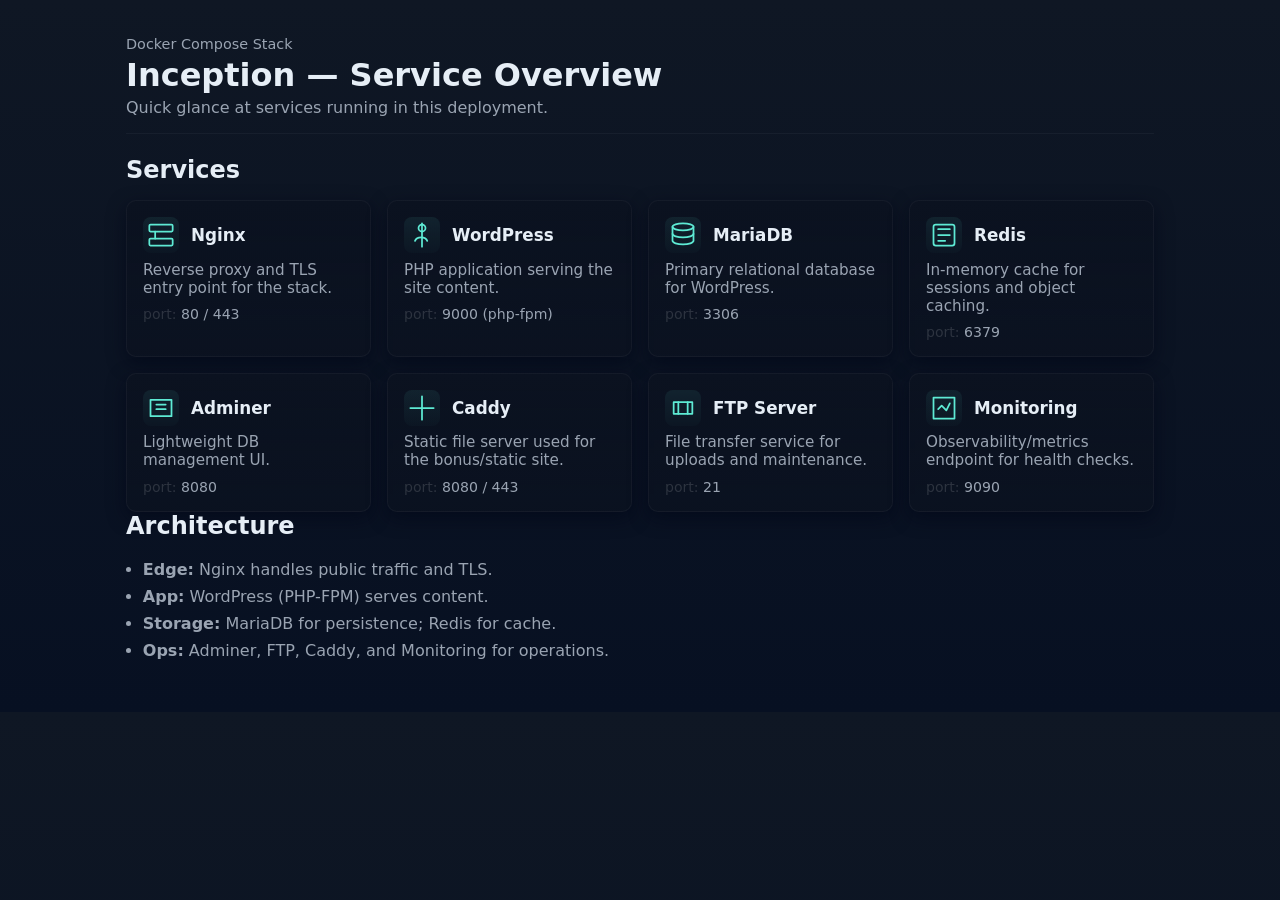
<file: srcs/requirements/bonus/static/tools/index.html>
<!DOCTYPE html>
<html lang="en">
<head>
    <meta charset="UTF-8">
    <meta name="viewport" content="width=device-width, initial-scale=1.0">
    <title>Inception Stack Overview</title>
    <link rel="stylesheet" href="style.css">
</head>
<body>
    <header>
        <p class="eyebrow">Docker Compose Stack</p>
        <h1>Inception — Service Overview</h1>
        <p class="subtitle">Quick glance at services running in this deployment.</p>
    </header>

    <main>
        <section aria-labelledby="summary-title">
            <h2 id="summary-title">Services</h2>
            <div class="services">
                <article class="service" data-service="nginx">
                    <div class="service-head">
                        <div class="icon" aria-hidden>
                            <!-- simple server / proxy icon -->
                            <svg width="28" height="28" viewBox="0 0 24 24" fill="none" stroke="currentColor" stroke-width="1.5" stroke-linecap="round" stroke-linejoin="round"><rect x="2" y="3" width="20" height="6" rx="1"/><rect x="2" y="15" width="20" height="6" rx="1"/><path d="M7 9v6"/></svg>
                        </div>
                        <h3>Nginx</h3>
                    </div>
                    <p class="desc">Reverse proxy and TLS entry point for the stack.</p>
                    <div class="meta">port: <span class="meta-val">80 / 443</span></div>
                </article>

                <article class="service" data-service="wordpress">
                    <div class="service-head">
                        <div class="icon" aria-hidden>
                            <svg width="28" height="28" viewBox="0 0 24 24" fill="none" stroke="currentColor" stroke-width="1.5" stroke-linecap="round" stroke-linejoin="round"><path d="M12 2v20"/><circle cx="12" cy="6" r="3"/><path d="M6 17c1.5-4 9-4 10.5 0"/></svg>
                        </div>
                        <h3>WordPress</h3>
                    </div>
                    <p class="desc">PHP application serving the site content.</p>
                    <div class="meta">port: <span class="meta-val">9000 (php-fpm)</span></div>
                </article>

                <article class="service" data-service="mariadb">
                    <div class="service-head">
                        <div class="icon" aria-hidden>
                            <svg width="28" height="28" viewBox="0 0 24 24" fill="none" stroke="currentColor" stroke-width="1.5" stroke-linecap="round" stroke-linejoin="round"><ellipse cx="12" cy="5" rx="9" ry="3"/><path d="M3 5v6c0 1.657 4.03 3 9 3s9-1.343 9-3V5"/><path d="M3 11v6c0 1.657 4.03 3 9 3s9-1.343 9-3v-6"/></svg>
                        </div>
                        <h3>MariaDB</h3>
                    </div>
                    <p class="desc">Primary relational database for WordPress.</p>
                    <div class="meta">port: <span class="meta-val">3306</span></div>
                </article>

                <article class="service" data-service="redis">
                    <div class="service-head">
                        <div class="icon" aria-hidden>
                            <svg width="28" height="28" viewBox="0 0 24 24" fill="none" stroke="currentColor" stroke-width="1.5" stroke-linecap="round" stroke-linejoin="round"><rect x="3" y="3" width="18" height="18" rx="2"/><path d="M7 7h10M7 12h10M7 17h6"/></svg>
                        </div>
                        <h3>Redis</h3>
                    </div>
                    <p class="desc">In-memory cache for sessions and object caching.</p>
                    <div class="meta">port: <span class="meta-val">6379</span></div>
                </article>

                <article class="service" data-service="adminer">
                    <div class="service-head">
                        <div class="icon" aria-hidden>
                            <svg width="28" height="28" viewBox="0 0 24 24" fill="none" stroke="currentColor" stroke-width="1.5" stroke-linecap="round" stroke-linejoin="round"><path d="M3 5h18v14H3z"/><path d="M8 9h8M8 13h8"/></svg>
                        </div>
                        <h3>Adminer</h3>
                    </div>
                    <p class="desc">Lightweight DB management UI.</p>
                    <div class="meta">port: <span class="meta-val">8080</span></div>
                </article>

                <article class="service" data-service="caddy">
                    <div class="service-head">
                        <div class="icon" aria-hidden>
                            <svg width="28" height="28" viewBox="0 0 24 24" fill="none" stroke="currentColor" stroke-width="1.5" stroke-linecap="round" stroke-linejoin="round"><path d="M12 2v20M2 12h20"/></svg>
                        </div>
                        <h3>Caddy</h3>
                    </div>
                    <p class="desc">Static file server used for the bonus/static site.</p>
                    <div class="meta">port: <span class="meta-val">8080 / 443</span></div>
                </article>

                <article class="service" data-service="ftp">
                    <div class="service-head">
                        <div class="icon" aria-hidden>
                            <svg width="28" height="28" viewBox="0 0 24 24" fill="none" stroke="currentColor" stroke-width="1.5" stroke-linecap="round" stroke-linejoin="round"><path d="M4 7h16v10H4z"/><path d="M8 7v10M16 7v10"/></svg>
                        </div>
                        <h3>FTP Server</h3>
                    </div>
                    <p class="desc">File transfer service for uploads and maintenance.</p>
                    <div class="meta">port: <span class="meta-val">21</span></div>
                </article>

                <article class="service" data-service="monitoring">
                    <div class="service-head">
                        <div class="icon" aria-hidden>
                            <svg width="28" height="28" viewBox="0 0 24 24" fill="none" stroke="currentColor" stroke-width="1.5" stroke-linecap="round" stroke-linejoin="round"><path d="M3 3h18v18H3z"/><path d="M7 13l3-3 4 4 3-6"/></svg>
                        </div>
                        <h3>Monitoring</h3>
                    </div>
                    <p class="desc">Observability/metrics endpoint for health checks.</p>
                    <div class="meta">port: <span class="meta-val">9090</span></div>
                </article>
            </div>
        </section>

        <section aria-labelledby="layout-title">
            <h2 id="layout-title">Architecture</h2>
            <ul class="flow">
                <li><strong>Edge:</strong> Nginx handles public traffic and TLS.</li>
                <li><strong>App:</strong> WordPress (PHP-FPM) serves content.</li>
                <li><strong>Storage:</strong> MariaDB for persistence; Redis for cache.</li>
                <li><strong>Ops:</strong> Adminer, FTP, Caddy, and Monitoring for operations.</li>
            </ul>
        </section>
    </main>
</body>
</html>
</file>
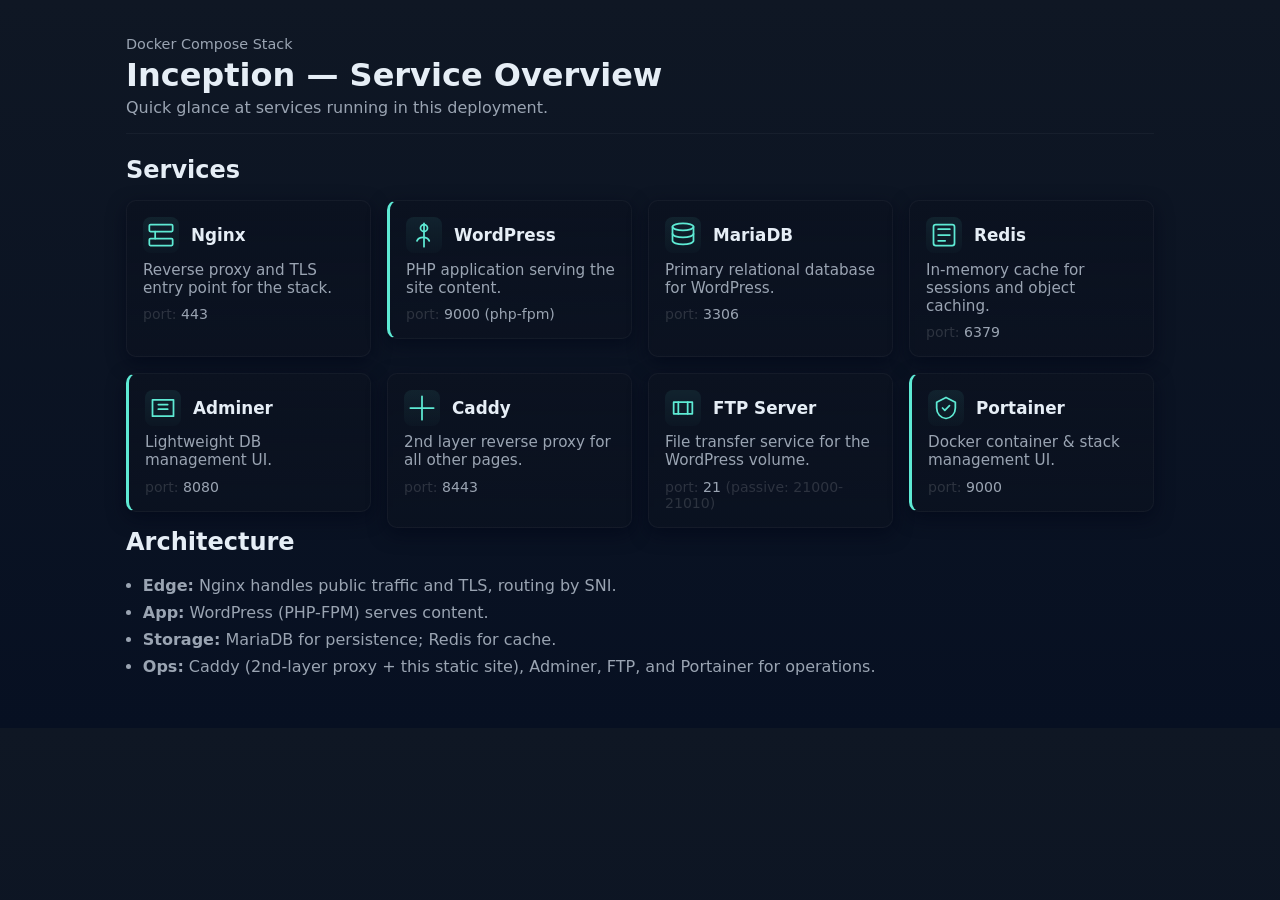
<file: srcs/requirements/bonus/website/tools/index.html>
<!DOCTYPE html>
<html lang="en">
<head>
    <meta charset="UTF-8">
    <meta name="viewport" content="width=device-width, initial-scale=1.0">
    <title>Inception Stack Overview</title>
    <link rel="stylesheet" href="style.css">
</head>
<body>
    <header>
        <p class="eyebrow">Docker Compose Stack</p>
        <h1>Inception — Service Overview</h1>
        <p class="subtitle">Quick glance at services running in this deployment.</p>
    </header>

    <main>
        <section aria-labelledby="summary-title">
            <h2 id="summary-title">Services</h2>
            <div class="services">
                <article class="service" data-service="nginx">
                    <div class="service-head">
                        <div class="icon" aria-hidden>
                            <!-- simple server / proxy icon -->
                            <svg width="28" height="28" viewBox="0 0 24 24" fill="none" stroke="currentColor" stroke-width="1.5" stroke-linecap="round" stroke-linejoin="round"><rect x="2" y="3" width="20" height="6" rx="1"/><rect x="2" y="15" width="20" height="6" rx="1"/><path d="M7 9v6"/></svg>
                        </div>
                        <h3>Nginx</h3>
                    </div>
                    <p class="desc">Reverse proxy and TLS entry point for the stack.</p>
                    <div class="meta">port: <span class="meta-val">443</span></div>
                </article>

                <a href="https://__DOMAIN_NAME__" class="service-link">
                    <article class="service" data-service="wordpress">
                        <div class="service-head">
                            <div class="icon" aria-hidden>
                                <svg width="28" height="28" viewBox="0 0 24 24" fill="none" stroke="currentColor" stroke-width="1.5" stroke-linecap="round" stroke-linejoin="round"><path d="M12 2v20"/><circle cx="12" cy="6" r="3"/><path d="M6 17c1.5-4 9-4 10.5 0"/></svg>
                            </div>
                            <h3>WordPress</h3>
                        </div>
                        <p class="desc">PHP application serving the site content.</p>
                        <div class="meta">port: <span class="meta-val">9000 (php-fpm)</span></div>
                    </article>
                </a>

                <article class="service" data-service="mariadb">
                    <div class="service-head">
                        <div class="icon" aria-hidden>
                            <svg width="28" height="28" viewBox="0 0 24 24" fill="none" stroke="currentColor" stroke-width="1.5" stroke-linecap="round" stroke-linejoin="round"><ellipse cx="12" cy="5" rx="9" ry="3"/><path d="M3 5v6c0 1.657 4.03 3 9 3s9-1.343 9-3V5"/><path d="M3 11v6c0 1.657 4.03 3 9 3s9-1.343 9-3v-6"/></svg>
                        </div>
                        <h3>MariaDB</h3>
                    </div>
                    <p class="desc">Primary relational database for WordPress.</p>
                    <div class="meta">port: <span class="meta-val">3306</span></div>
                </article>

                <article class="service" data-service="redis">
                    <div class="service-head">
                        <div class="icon" aria-hidden>
                            <svg width="28" height="28" viewBox="0 0 24 24" fill="none" stroke="currentColor" stroke-width="1.5" stroke-linecap="round" stroke-linejoin="round"><rect x="3" y="3" width="18" height="18" rx="2"/><path d="M7 7h10M7 12h10M7 17h6"/></svg>
                        </div>
                        <h3>Redis</h3>
                    </div>
                    <p class="desc">In-memory cache for sessions and object caching.</p>
                    <div class="meta">port: <span class="meta-val">6379</span></div>
                </article>

                <a href="https://data.__DOMAIN_NAME__" class="service-link">
                    <article class="service" data-service="adminer">
                        <div class="service-head">
                            <div class="icon" aria-hidden>
                                <svg width="28" height="28" viewBox="0 0 24 24" fill="none" stroke="currentColor" stroke-width="1.5" stroke-linecap="round" stroke-linejoin="round"><path d="M3 5h18v14H3z"/><path d="M8 9h8M8 13h8"/></svg>
                            </div>
                            <h3>Adminer</h3>
                        </div>
                        <p class="desc">Lightweight DB management UI.</p>
                        <div class="meta">port: <span class="meta-val">8080</span></div>
                    </article>
                </a>

                <article class="service" data-service="caddy">
                    <div class="service-head">
                        <div class="icon" aria-hidden>
                            <svg width="28" height="28" viewBox="0 0 24 24" fill="none" stroke="currentColor" stroke-width="1.5" stroke-linecap="round" stroke-linejoin="round"><path d="M12 2v20M2 12h20"/></svg>
                        </div>
                        <h3>Caddy</h3>
                    </div>
                    <p class="desc">2nd layer reverse proxy for all other pages.</p>
                    <div class="meta">port: <span class="meta-val">8443</span></div>
                </article>

                <article class="service" data-service="ftp">
                    <div class="service-head">
                        <div class="icon" aria-hidden>
                            <svg width="28" height="28" viewBox="0 0 24 24" fill="none" stroke="currentColor" stroke-width="1.5" stroke-linecap="round" stroke-linejoin="round"><path d="M4 7h16v10H4z"/><path d="M8 7v10M16 7v10"/></svg>
                        </div>
                        <h3>FTP Server</h3>
                    </div>
                    <p class="desc">File transfer service for the WordPress volume.</p>
                    <div class="meta">port: <span class="meta-val">21</span> (passive: 21000-21010)</div>
                </article>

                <a href="https://manage.__DOMAIN_NAME__" class="service-link">
                    <article class="service" data-service="portainer">
                        <div class="service-head">
                            <div class="icon" aria-hidden>
                                <svg width="28" height="28" viewBox="0 0 24 24" fill="none" stroke="currentColor" stroke-width="1.5" stroke-linecap="round" stroke-linejoin="round"><path d="M12 3l8 4v5c0 5-3.5 8.5-8 9-4.5-.5-8-4-8-9V7z"/><path d="M9 12l2 2 4-4"/></svg>
                            </div>
                            <h3>Portainer</h3>
                        </div>
                        <p class="desc">Docker container &amp; stack management UI.</p>
                        <div class="meta">port: <span class="meta-val">9000</span></div>
                    </article>
                </a>
            </div>
        </section>

        <section aria-labelledby="layout-title">
            <h2 id="layout-title">Architecture</h2>
            <ul class="flow">
                <li><strong>Edge:</strong> Nginx handles public traffic and TLS, routing by SNI.</li>
                <li><strong>App:</strong> WordPress (PHP-FPM) serves content.</li>
                <li><strong>Storage:</strong> MariaDB for persistence; Redis for cache.</li>
                <li><strong>Ops:</strong> Caddy (2nd-layer proxy + this static site), Adminer, FTP, and Portainer for operations.</li>
            </ul>
        </section>
    </main>
</body>
</html>
</file>
<file: srcs/requirements/bonus/static/tools/style.css>
:root{
	--bg:#0f1724;
	--card:#0b1220;
	--muted:#9aa4b2;
	--accent:#5eead4;
	--glass: rgba(255,255,255,0.03);
}

*{box-sizing:border-box}
body{
	font-family: Inter, ui-sans-serif, system-ui, -apple-system, "Segoe UI", Roboto, "Helvetica Neue", Arial;
	max-width:1100px;
	margin:0 auto;
	padding:2.25rem;
	background:linear-gradient(180deg,var(--bg),#071022);
	color:#e6eef6;
	-webkit-font-smoothing:antialiased;
}

header{border-bottom:1px solid rgba(255,255,255,0.04); padding-bottom:1rem; margin-bottom:1.4rem}
.eyebrow{color:var(--muted); font-size:.9rem; margin:0 0 .25rem 0}
h1{margin:0 0 .25rem 0; font-weight:700}
.subtitle{margin:0; color:var(--muted)}

main{display:block}

.services{
	display:grid;
	grid-template-columns:repeat(auto-fit,minmax(220px,1fr));
	gap:1rem;
	margin-top:1rem;
}

.service{
	background:linear-gradient(180deg,var(--card),rgba(11,18,32,0.8));
	border:1px solid rgba(255,255,255,0.04);
	padding:1rem;
	border-radius:10px;
	box-shadow:0 6px 18px rgba(2,6,23,0.6);
	transition:transform .12s ease, box-shadow .12s ease;
}
.service:hover{transform:translateY(-6px); box-shadow:0 14px 30px rgba(2,6,23,0.7)}
.service .service-head{display:flex; align-items:center; gap:0.75rem; margin-bottom:.45rem}
.service .icon{color:var(--accent); display:inline-flex; align-items:center; justify-content:center; width:36px; height:36px; border-radius:8px; background:linear-gradient(180deg, rgba(94,234,212,0.08), rgba(94,234,212,0.02));}
.service h3{margin:0; font-size:1.05rem; flex:1}
.service .desc{margin:0; color:var(--muted); font-size:.95rem}
.meta{margin-top:.6rem; color:rgba(255,255,255,0.14); font-size:.88rem}
.meta .meta-val{color:var(--muted)}

.flow{margin-top:1.25rem; padding-left:1.05rem; color:var(--muted)}
.flow li{margin:0.5rem 0}

@media (max-width:520px){
	body{padding:1rem}
	.services{grid-template-columns:1fr}
}

/* Accessibility helpers */
h2{margin:0 0 .5rem 0}

/* small print */
footer{color:var(--muted); font-size:.85rem; margin-top:1.25rem}
</file>
<file: srcs/requirements/bonus/website/tools/style.css>
:root{
	--bg:#0f1724;
	--card:#0b1220;
	--muted:#9aa4b2;
	--accent:#5eead4;
	--glass: rgba(255,255,255,0.03);
}

*{box-sizing:border-box}
body{
	font-family: Inter, ui-sans-serif, system-ui, -apple-system, "Segoe UI", Roboto, "Helvetica Neue", Arial;
	max-width:1100px;
	margin:0 auto;
	padding:2.25rem;
	background:linear-gradient(180deg,var(--bg),#071022);
	color:#e6eef6;
	-webkit-font-smoothing:antialiased;
}

header{border-bottom:1px solid rgba(255,255,255,0.04); padding-bottom:1rem; margin-bottom:1.4rem}
.eyebrow{color:var(--muted); font-size:.9rem; margin:0 0 .25rem 0}
h1{margin:0 0 .25rem 0; font-weight:700}
.subtitle{margin:0; color:var(--muted)}

main{display:block}

.services{
	display:grid;
	grid-template-columns:repeat(auto-fit,minmax(220px,1fr));
	gap:1rem;
	margin-top:1rem;
}

a.service-link,
a.service-link:link,
a.service-link:visited{
	text-decoration:none;
	color:inherit;
	display:block;
}
.service-link:hover .service{
	transform:translateY(-6px);
	box-shadow:0 14px 30px rgba(2,6,23,0.7);
}
.service-link .service{
	border-left:3px solid var(--accent);
}
.service-link .service .service-head::after{
	content:"↗";
	opacity:0;
	transition:opacity .12s ease;
	font-size:.8rem;
	margin-left:auto;
	color:var(--accent);
}
.service-link:hover .service .service-head::after{
	opacity:1;
}
.service{
	background:linear-gradient(180deg,var(--card),rgba(11,18,32,0.8));
	border:1px solid rgba(255,255,255,0.04);
	padding:1rem;
	border-radius:10px;
	box-shadow:0 6px 18px rgba(2,6,23,0.6);
	transition:transform .12s ease, box-shadow .12s ease;
}
.service .service-head{display:flex; align-items:center; gap:0.75rem; margin-bottom:.45rem}
.service .icon{color:var(--accent); display:inline-flex; align-items:center; justify-content:center; width:36px; height:36px; border-radius:8px; background:linear-gradient(180deg, rgba(94,234,212,0.08), rgba(94,234,212,0.02));}
.service h3{margin:0; font-size:1.05rem; flex:1}
.service .desc{margin:0; color:var(--muted); font-size:.95rem}
.meta{margin-top:.6rem; color:rgba(255,255,255,0.14); font-size:.88rem}
.meta .meta-val{color:var(--muted)}

.flow{margin-top:1.25rem; padding-left:1.05rem; color:var(--muted)}
.flow li{margin:0.5rem 0}

@media (max-width:520px){
	body{padding:1rem}
	.services{grid-template-columns:1fr}
}

/* Accessibility helpers */
h2{margin:0 0 .5rem 0}

/* small print */
footer{color:var(--muted); font-size:.85rem; margin-top:1.25rem}
</file>
